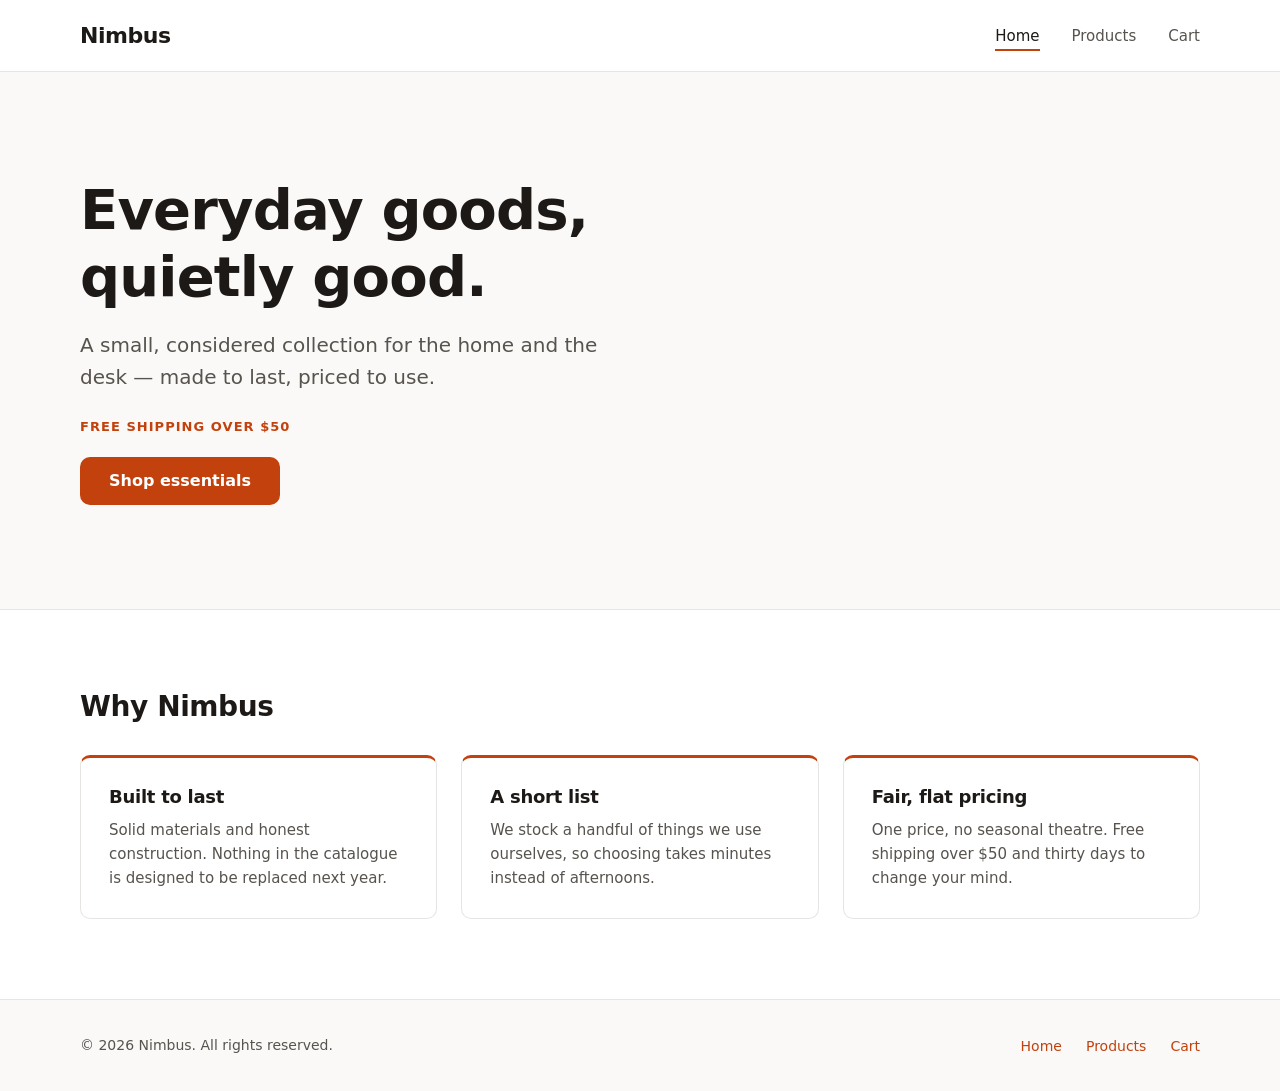
<file: index.html>
<!doctype html>
<html lang="en">
<head>
  <meta charset="utf-8">
  <meta name="viewport" content="width=device-width, initial-scale=1">
  <title>Nimbus — everyday goods, quietly good</title>
  <link rel="stylesheet" href="styles.css">
</head>
<body>
  <a class="skip-link" href="#main">Skip to content</a>

  <header class="site-header">
    <div class="container site-header-inner">
      <a class="brand" href="index.html">Nimbus</a>
      <nav class="site-nav" aria-label="Primary">
        <ul>
          <li><a href="index.html" aria-current="page">Home</a></li>
          <li><a href="products.html">Products</a></li>
          <li><a href="cart.html">Cart</a></li>
        </ul>
      </nav>
    </div>
  </header>

  <main id="main">
    <section class="hero">
      <div class="container hero-inner">
        <h1>Everyday goods, quietly good.</h1>
        <p class="hero-sub">A small, considered collection for the home and the desk — made to last, priced to use.</p>
        <p class="hero-shipping">Free shipping over $50</p>
        <a class="btn btn-primary" href="products.html">Shop essentials</a>
      </div>
    </section>

    <section class="section" aria-labelledby="why-nimbus">
      <div class="container">
        <h2 id="why-nimbus" class="section-title">Why Nimbus</h2>
        <ul class="grid grid-3">
          <li class="card">
            <h3 class="card-title">Built to last</h3>
            <p class="card-body">Solid materials and honest construction. Nothing in the catalogue is designed to be replaced next year.</p>
          </li>
          <li class="card">
            <h3 class="card-title">A short list</h3>
            <p class="card-body">We stock a handful of things we use ourselves, so choosing takes minutes instead of afternoons.</p>
          </li>
          <li class="card">
            <h3 class="card-title">Fair, flat pricing</h3>
            <p class="card-body">One price, no seasonal theatre. Free shipping over $50 and thirty days to change your mind.</p>
          </li>
        </ul>
      </div>
    </section>
  </main>

  <footer class="site-footer">
    <div class="container site-footer-inner">
      <p class="copyright">&copy; 2026 Nimbus. All rights reserved.</p>
      <nav class="footer-nav" aria-label="Footer">
        <ul>
          <li><a href="index.html">Home</a></li>
          <li><a href="products.html">Products</a></li>
          <li><a href="cart.html">Cart</a></li>
        </ul>
      </nav>
    </div>
  </footer>
</body>
</html>
</file>
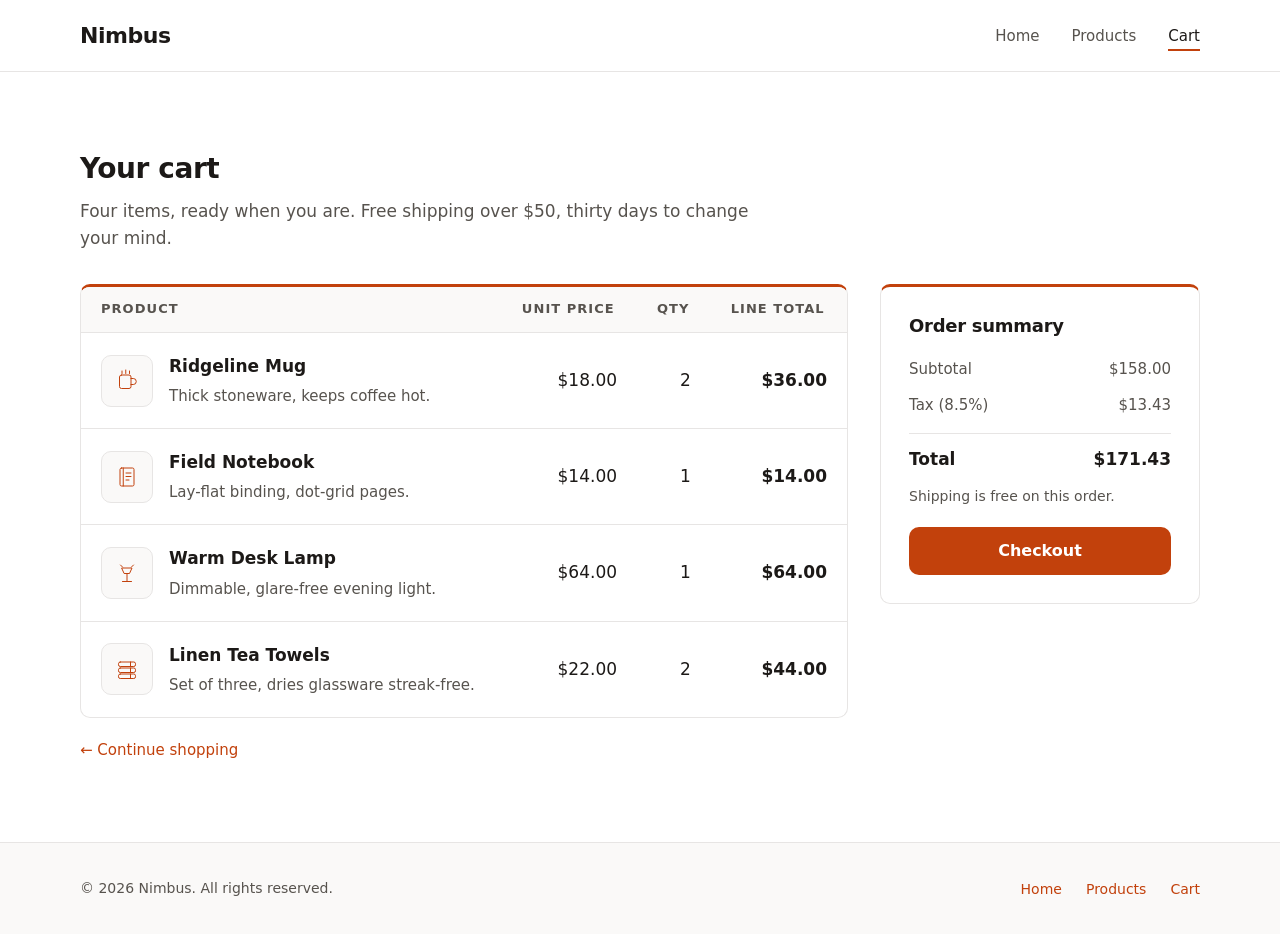
<file: cart.html>
<!doctype html>
<html lang="en">
<head>
  <meta charset="utf-8">
  <meta name="viewport" content="width=device-width, initial-scale=1">
  <title>Cart — Nimbus</title>
  <link rel="stylesheet" href="styles.css">
</head>
<body>
  <a class="skip-link" href="#main">Skip to content</a>

  <header class="site-header">
    <div class="container site-header-inner">
      <a class="brand" href="index.html">Nimbus</a>
      <nav class="site-nav" aria-label="Primary">
        <ul>
          <li><a href="index.html">Home</a></li>
          <li><a href="products.html">Products</a></li>
          <li><a href="cart.html" aria-current="page">Cart</a></li>
        </ul>
      </nav>
    </div>
  </header>

  <main id="main">
    <section class="section" aria-labelledby="cart-heading">
      <div class="container">
        <h1 id="cart-heading" class="section-title">Your cart</h1>
        <p class="section-lede">Four items, ready when you are. Free shipping over $50, thirty days to change your mind.</p>

        <div class="cart-layout">
          <div class="cart-items">
            <div class="cart-table-scroll">
              <table class="cart-table">
                <caption class="cart-table-caption">Items in your cart</caption>
                <thead>
                  <tr>
                    <th scope="col">Product</th>
                    <th scope="col" class="cart-num">Unit price</th>
                    <th scope="col" class="cart-num">Qty</th>
                    <th scope="col" class="cart-num">Line total</th>
                  </tr>
                </thead>
                <tbody>
                  <tr>
                    <td>
                      <div class="cart-item">
                        <span class="cart-thumb" aria-hidden="true">
                          <svg viewBox="0 0 120 120" fill="none" stroke="currentColor" stroke-width="4" stroke-linecap="round" stroke-linejoin="round">
                            <rect x="30" y="36" width="46" height="54" rx="8"></rect>
                            <path d="M76 50h9a12 12 0 0 1 0 24h-9"></path>
                            <path d="M40 20v10M55 16v14M70 20v10"></path>
                          </svg>
                        </span>
                        <span class="cart-item-text">
                          <span class="cart-item-name">Ridgeline Mug</span>
                          <span class="cart-item-note">Thick stoneware, keeps coffee hot.</span>
                        </span>
                      </div>
                    </td>
                    <td class="cart-num">$18.00</td>
                    <td class="cart-num">2</td>
                    <td class="cart-num cart-line-total">$36.00</td>
                  </tr>

                  <tr>
                    <td>
                      <div class="cart-item">
                        <span class="cart-thumb" aria-hidden="true">
                          <svg viewBox="0 0 120 120" fill="none" stroke="currentColor" stroke-width="4" stroke-linecap="round" stroke-linejoin="round">
                            <rect x="32" y="24" width="56" height="72" rx="6"></rect>
                            <path d="M45 24v72"></path>
                            <path d="M56 44h20M56 58h20M56 72h12"></path>
                          </svg>
                        </span>
                        <span class="cart-item-text">
                          <span class="cart-item-name">Field Notebook</span>
                          <span class="cart-item-note">Lay-flat binding, dot-grid pages.</span>
                        </span>
                      </div>
                    </td>
                    <td class="cart-num">$14.00</td>
                    <td class="cart-num">1</td>
                    <td class="cart-num cart-line-total">$14.00</td>
                  </tr>

                  <tr>
                    <td>
                      <div class="cart-item">
                        <span class="cart-thumb" aria-hidden="true">
                          <svg viewBox="0 0 120 120" fill="none" stroke="currentColor" stroke-width="4" stroke-linecap="round" stroke-linejoin="round">
                            <path d="M40 40h40l-10 22H50z"></path>
                            <path d="M60 62v32"></path>
                            <path d="M42 94h36"></path>
                            <path d="M34 28l8 8M86 28l-8 8"></path>
                          </svg>
                        </span>
                        <span class="cart-item-text">
                          <span class="cart-item-name">Warm Desk Lamp</span>
                          <span class="cart-item-note">Dimmable, glare-free evening light.</span>
                        </span>
                      </div>
                    </td>
                    <td class="cart-num">$64.00</td>
                    <td class="cart-num">1</td>
                    <td class="cart-num cart-line-total">$64.00</td>
                  </tr>

                  <tr>
                    <td>
                      <div class="cart-item">
                        <span class="cart-thumb" aria-hidden="true">
                          <svg viewBox="0 0 120 120" fill="none" stroke="currentColor" stroke-width="4" stroke-linecap="round" stroke-linejoin="round">
                            <rect x="26" y="32" width="68" height="18" rx="7"></rect>
                            <rect x="26" y="56" width="68" height="18" rx="7"></rect>
                            <rect x="26" y="80" width="68" height="18" rx="7"></rect>
                            <path d="M74 32v18M74 56v18M74 80v18"></path>
                          </svg>
                        </span>
                        <span class="cart-item-text">
                          <span class="cart-item-name">Linen Tea Towels</span>
                          <span class="cart-item-note">Set of three, dries glassware streak-free.</span>
                        </span>
                      </div>
                    </td>
                    <td class="cart-num">$22.00</td>
                    <td class="cart-num">2</td>
                    <td class="cart-num cart-line-total">$44.00</td>
                  </tr>
                </tbody>
              </table>
            </div>

            <p class="cart-back">
              <a href="products.html">&#8592; Continue shopping</a>
            </p>
          </div>

          <aside class="card cart-summary" aria-labelledby="summary-heading">
            <h2 id="summary-heading" class="card-title">Order summary</h2>

            <p class="cart-summary-row">
              <span>Subtotal</span>
              <span class="cart-num">$158.00</span>
            </p>
            <p class="cart-summary-row">
              <span>Tax (8.5%)</span>
              <span class="cart-num">$13.43</span>
            </p>

            <hr class="cart-rule">

            <p class="cart-summary-row cart-total">
              <span>Total</span>
              <span class="cart-num">$171.43</span>
            </p>

            <p class="cart-summary-note">Shipping is free on this order.</p>
            <button type="button" class="btn btn-primary cart-checkout">Checkout</button>
          </aside>
        </div>
      </div>
    </section>
  </main>

  <footer class="site-footer">
    <div class="container site-footer-inner">
      <p class="copyright">&copy; 2026 Nimbus. All rights reserved.</p>
      <nav class="footer-nav" aria-label="Footer">
        <ul>
          <li><a href="index.html">Home</a></li>
          <li><a href="products.html">Products</a></li>
          <li><a href="cart.html">Cart</a></li>
        </ul>
      </nav>
    </div>
  </footer>
</body>
</html>
</file>
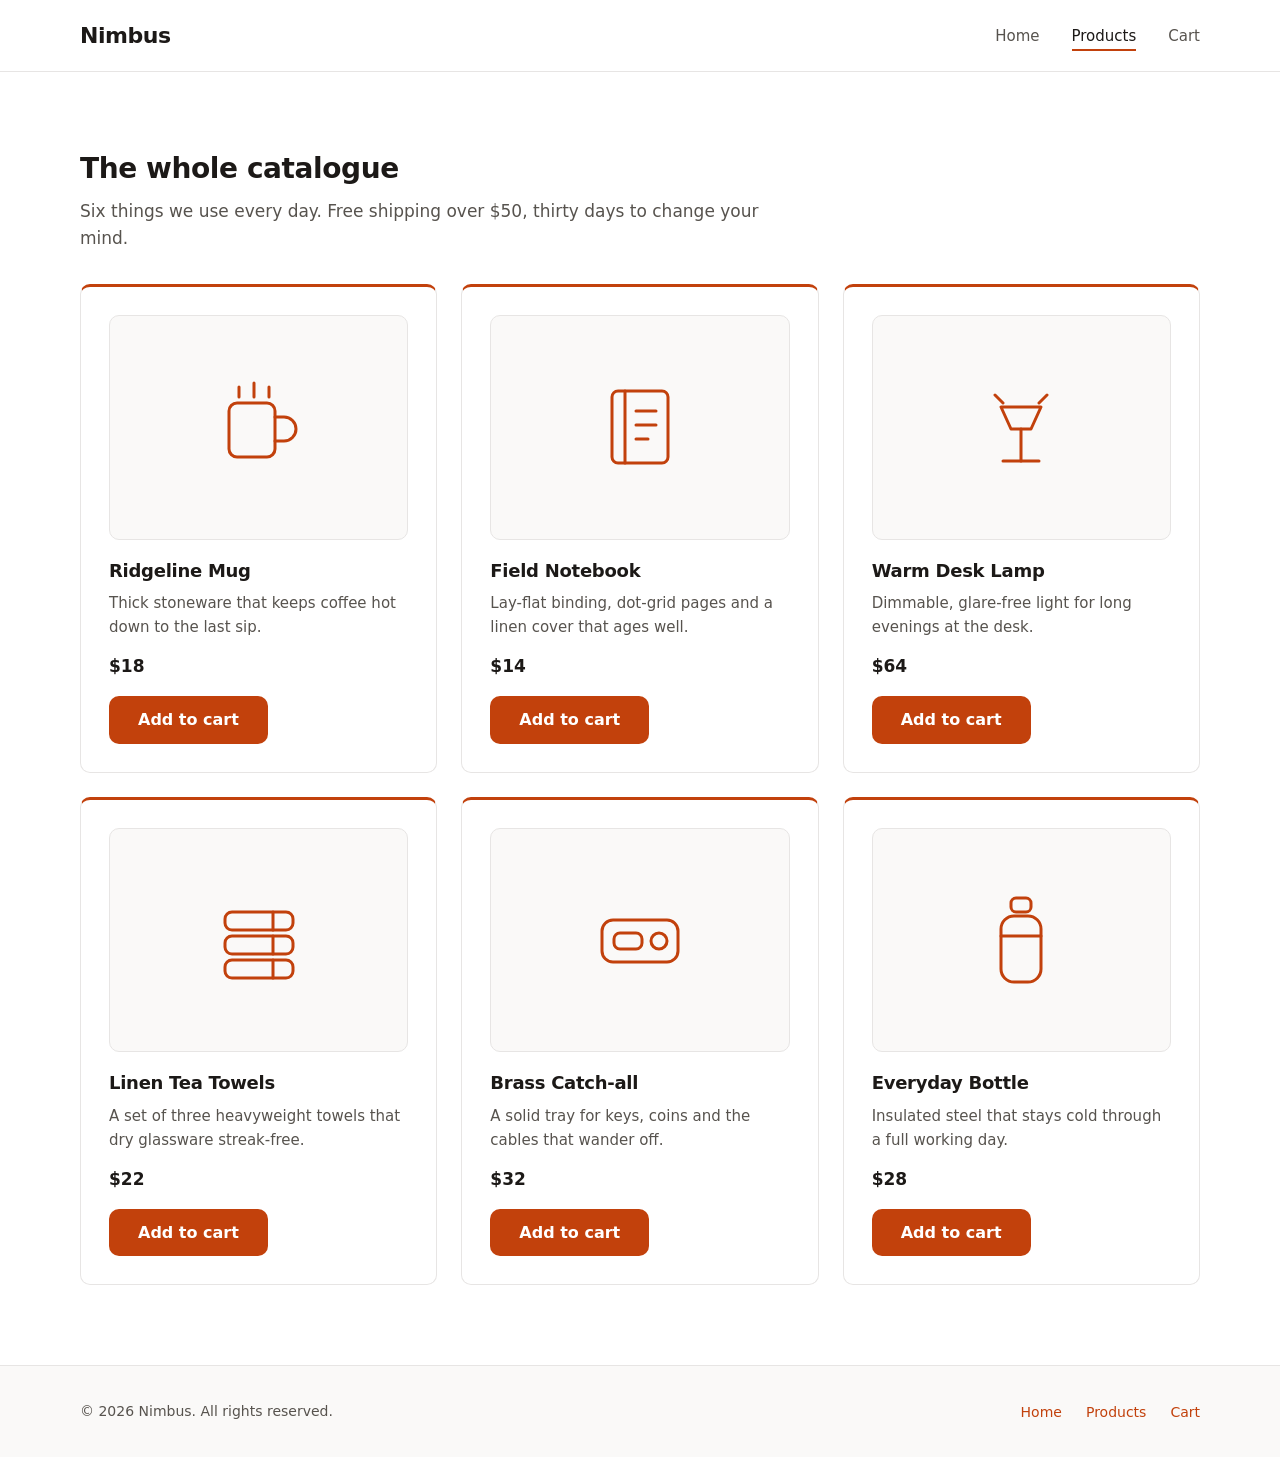
<file: products.html>
<!doctype html>
<html lang="en">
<head>
  <meta charset="utf-8">
  <meta name="viewport" content="width=device-width, initial-scale=1">
  <title>Products — Nimbus</title>
  <link rel="stylesheet" href="styles.css">
</head>
<body>
  <a class="skip-link" href="#main">Skip to content</a>

  <header class="site-header">
    <div class="container site-header-inner">
      <a class="brand" href="index.html">Nimbus</a>
      <nav class="site-nav" aria-label="Primary">
        <ul>
          <li><a href="index.html">Home</a></li>
          <li><a href="products.html" aria-current="page">Products</a></li>
          <li><a href="cart.html">Cart</a></li>
        </ul>
      </nav>
    </div>
  </header>

  <main id="main">
    <section class="section" aria-labelledby="catalogue">
      <div class="container">
        <h1 id="catalogue" class="section-title">The whole catalogue</h1>
        <p class="section-lede">Six things we use every day. Free shipping over $50, thirty days to change your mind.</p>

        <ul class="grid product-grid">
          <li class="card product-card">
            <div class="product-media">
              <svg viewBox="0 0 120 120" role="img" aria-label="Illustration of a stoneware mug" fill="none" stroke="currentColor" stroke-width="3" stroke-linecap="round" stroke-linejoin="round">
                <rect x="30" y="36" width="46" height="54" rx="8"></rect>
                <path d="M76 50h9a12 12 0 0 1 0 24h-9"></path>
                <path d="M40 20v10M55 16v14M70 20v10"></path>
              </svg>
            </div>
            <h3 class="card-title">Ridgeline Mug</h3>
            <p class="card-body">Thick stoneware that keeps coffee hot down to the last sip.</p>
            <p class="product-price">$18</p>
            <button type="button" class="btn btn-primary">Add to cart</button>
          </li>

          <li class="card product-card">
            <div class="product-media">
              <svg viewBox="0 0 120 120" role="img" aria-label="Illustration of a dot-grid notebook" fill="none" stroke="currentColor" stroke-width="3" stroke-linecap="round" stroke-linejoin="round">
                <rect x="32" y="24" width="56" height="72" rx="6"></rect>
                <path d="M45 24v72"></path>
                <path d="M56 44h20M56 58h20M56 72h12"></path>
              </svg>
            </div>
            <h3 class="card-title">Field Notebook</h3>
            <p class="card-body">Lay-flat binding, dot-grid pages and a linen cover that ages well.</p>
            <p class="product-price">$14</p>
            <button type="button" class="btn btn-primary">Add to cart</button>
          </li>

          <li class="card product-card">
            <div class="product-media">
              <svg viewBox="0 0 120 120" role="img" aria-label="Illustration of a desk lamp" fill="none" stroke="currentColor" stroke-width="3" stroke-linecap="round" stroke-linejoin="round">
                <path d="M40 40h40l-10 22H50z"></path>
                <path d="M60 62v32"></path>
                <path d="M42 94h36"></path>
                <path d="M34 28l8 8M86 28l-8 8"></path>
              </svg>
            </div>
            <h3 class="card-title">Warm Desk Lamp</h3>
            <p class="card-body">Dimmable, glare-free light for long evenings at the desk.</p>
            <p class="product-price">$64</p>
            <button type="button" class="btn btn-primary">Add to cart</button>
          </li>

          <li class="card product-card">
            <div class="product-media">
              <svg viewBox="0 0 120 120" role="img" aria-label="Illustration of stacked linen tea towels" fill="none" stroke="currentColor" stroke-width="3" stroke-linecap="round" stroke-linejoin="round">
                <rect x="26" y="32" width="68" height="18" rx="7"></rect>
                <rect x="26" y="56" width="68" height="18" rx="7"></rect>
                <rect x="26" y="80" width="68" height="18" rx="7"></rect>
                <path d="M74 32v18M74 56v18M74 80v18"></path>
              </svg>
            </div>
            <h3 class="card-title">Linen Tea Towels</h3>
            <p class="card-body">A set of three heavyweight towels that dry glassware streak-free.</p>
            <p class="product-price">$22</p>
            <button type="button" class="btn btn-primary">Add to cart</button>
          </li>

          <li class="card product-card">
            <div class="product-media">
              <svg viewBox="0 0 120 120" role="img" aria-label="Illustration of a brass catch-all tray" fill="none" stroke="currentColor" stroke-width="3" stroke-linecap="round" stroke-linejoin="round">
                <rect x="22" y="40" width="76" height="42" rx="11"></rect>
                <rect x="34" y="53" width="28" height="16" rx="6"></rect>
                <circle cx="79" cy="61" r="8"></circle>
              </svg>
            </div>
            <h3 class="card-title">Brass Catch-all</h3>
            <p class="card-body">A solid tray for keys, coins and the cables that wander off.</p>
            <p class="product-price">$32</p>
            <button type="button" class="btn btn-primary">Add to cart</button>
          </li>

          <li class="card product-card">
            <div class="product-media">
              <svg viewBox="0 0 120 120" role="img" aria-label="Illustration of an insulated water bottle" fill="none" stroke="currentColor" stroke-width="3" stroke-linecap="round" stroke-linejoin="round">
                <rect x="50" y="18" width="20" height="14" rx="5"></rect>
                <rect x="40" y="36" width="40" height="66" rx="13"></rect>
                <path d="M40 56h40"></path>
              </svg>
            </div>
            <h3 class="card-title">Everyday Bottle</h3>
            <p class="card-body">Insulated steel that stays cold through a full working day.</p>
            <p class="product-price">$28</p>
            <button type="button" class="btn btn-primary">Add to cart</button>
          </li>
        </ul>
      </div>
    </section>
  </main>

  <footer class="site-footer">
    <div class="container site-footer-inner">
      <p class="copyright">&copy; 2026 Nimbus. All rights reserved.</p>
      <nav class="footer-nav" aria-label="Footer">
        <ul>
          <li><a href="index.html">Home</a></li>
          <li><a href="products.html">Products</a></li>
          <li><a href="cart.html">Cart</a></li>
        </ul>
      </nav>
    </div>
  </footer>
</body>
</html>
</file>
<file: styles.css>
:root {
  --ink: #1c1917;
  --ink-soft: #57534e;
  --line: #e7e5e4;
  --surface: #ffffff;
  --surface-alt: #faf9f8;
  --accent: #c2410c;
  --accent-hover: #9a3412;
  --radius: 10px;
  --step: 1rem;
  --font: system-ui, -apple-system, "Segoe UI", Roboto, "Helvetica Neue", Arial, sans-serif;
}

*,
*::before,
*::after {
  box-sizing: border-box;
}

html {
  -webkit-text-size-adjust: 100%;
}

body {
  margin: 0;
  font-family: var(--font);
  font-size: clamp(1rem, 0.96rem + 0.2vw, 1.0625rem);
  line-height: 1.6;
  color: var(--ink);
  background: var(--surface);
  display: flex;
  flex-direction: column;
  min-height: 100vh;
}

h1,
h2,
h3 {
  line-height: 1.2;
  margin: 0;
  letter-spacing: -0.015em;
}

p {
  margin: 0;
}

ul {
  margin: 0;
  padding: 0;
  list-style: none;
}

a {
  color: var(--accent);
  text-decoration: none;
}

a:hover {
  color: var(--accent-hover);
  text-decoration: underline;
}

:focus-visible {
  outline: 2px solid var(--accent);
  outline-offset: 3px;
  border-radius: 4px;
}

.container {
  width: min(1120px, 100% - 2rem);
  margin-inline: auto;
}

.skip-link {
  position: absolute;
  left: -9999px;
  top: 0;
  padding: 0.625rem 1rem;
  background: var(--surface);
  border: 1px solid var(--line);
  border-radius: var(--radius);
}

.skip-link:focus {
  left: 1rem;
  top: 1rem;
  z-index: 10;
}

.site-header {
  border-bottom: 1px solid var(--line);
  background: var(--surface);
}

.site-header-inner {
  display: flex;
  align-items: center;
  justify-content: space-between;
  gap: 1rem;
  padding-block: 1.125rem;
  flex-wrap: wrap;
}

.brand {
  font-size: 1.375rem;
  font-weight: 700;
  letter-spacing: -0.02em;
  color: var(--ink);
}

.brand:hover {
  color: var(--ink);
  text-decoration: none;
}

.site-nav ul {
  display: flex;
  align-items: center;
  gap: clamp(1rem, 3vw, 2rem);
  flex-wrap: wrap;
}

.site-nav a {
  color: var(--ink-soft);
  font-size: 0.9375rem;
  font-weight: 500;
  padding-block: 0.25rem;
}

.site-nav a:hover {
  color: var(--accent-hover);
}

.site-nav a[aria-current="page"] {
  color: var(--ink);
  border-bottom: 2px solid var(--accent);
}

main {
  flex: 1;
}

.hero {
  background: var(--surface-alt);
  border-bottom: 1px solid var(--line);
}

.hero-inner {
  padding-block: clamp(3rem, 9vw, 6.5rem);
}

.hero h1 {
  font-size: clamp(2rem, 1.4rem + 3.2vw, 3.5rem);
  font-weight: 700;
  max-width: 18ch;
}

.hero-sub {
  margin-top: 1.125rem;
  font-size: clamp(1.0625rem, 1rem + 0.4vw, 1.25rem);
  color: var(--ink-soft);
  max-width: 34rem;
}

.hero-shipping {
  margin-top: 1.5rem;
  color: var(--accent);
  font-size: 0.8125rem;
  font-weight: 600;
  letter-spacing: 0.08em;
  text-transform: uppercase;
}

.btn {
  display: inline-block;
  margin-top: 1.25rem;
  padding: 0.8125rem 1.75rem;
  border: 1px solid transparent;
  border-radius: var(--radius);
  font-size: 1rem;
  font-weight: 600;
  line-height: 1.2;
  cursor: pointer;
}

.btn:hover {
  text-decoration: none;
}

.btn-primary {
  background: var(--accent);
  color: var(--surface);
}

.btn-primary:hover {
  background: var(--accent-hover);
  color: var(--surface);
}

.btn-primary:active {
  background: var(--accent-hover);
}

.section {
  padding-block: clamp(3rem, 7vw, 5rem);
}

.section-title {
  font-size: clamp(1.375rem, 1.2rem + 0.8vw, 1.75rem);
  font-weight: 700;
}

.grid {
  display: grid;
  gap: 1.5rem;
  margin-top: 2rem;
}

.grid-3 {
  grid-template-columns: repeat(auto-fit, minmax(15rem, 1fr));
}

.card {
  padding: 1.75rem;
  background: var(--surface);
  border: 1px solid var(--line);
  border-top: 3px solid var(--accent);
  border-radius: var(--radius);
}

.card-title {
  font-size: 1.125rem;
  font-weight: 600;
}

.card-body {
  margin-top: 0.625rem;
  color: var(--ink-soft);
  font-size: 0.9375rem;
}

.section-lede {
  margin-top: 0.75rem;
  color: var(--ink-soft);
  max-width: 44rem;
}

.product-grid {
  grid-template-columns: 1fr;
}

@media (min-width: 640px) {
  .product-grid {
    grid-template-columns: repeat(2, 1fr);
  }
}

@media (min-width: 1024px) {
  .product-grid {
    grid-template-columns: repeat(3, 1fr);
  }
}

.product-card {
  display: flex;
  flex-direction: column;
}

.product-media {
  display: flex;
  align-items: center;
  justify-content: center;
  aspect-ratio: 4 / 3;
  margin-bottom: 1.25rem;
  background: var(--surface-alt);
  border: 1px solid var(--line);
  border-radius: var(--radius);
  color: var(--accent);
}

.product-media svg {
  display: block;
  width: 55%;
  max-width: 7.5rem;
  height: auto;
}

.product-price {
  margin-top: auto;
  padding-top: 0.875rem;
  font-size: 1.0625rem;
  font-weight: 600;
}

.product-card .btn {
  align-self: flex-start;
  margin-top: 1rem;
  font-family: inherit;
}

.cart-layout {
  display: grid;
  gap: 2rem;
  margin-top: 2rem;
  align-items: start;
}

@media (min-width: 1024px) {
  .cart-layout {
    grid-template-columns: minmax(0, 1fr) 20rem;
  }
}

.cart-table-scroll {
  background: var(--surface);
  border: 1px solid var(--line);
  border-top: 3px solid var(--accent);
  border-radius: var(--radius);
  overflow-x: auto;
}

.cart-table {
  width: 100%;
  border-collapse: collapse;
  font-variant-numeric: tabular-nums;
}

.cart-table-caption {
  position: absolute;
  width: 1px;
  height: 1px;
  overflow: hidden;
  clip-path: inset(50%);
  white-space: nowrap;
}

.cart-table th {
  padding: 0.75rem 1.25rem;
  background: var(--surface-alt);
  border-bottom: 1px solid var(--line);
  color: var(--ink-soft);
  font-size: 0.8125rem;
  font-weight: 600;
  letter-spacing: 0.08em;
  text-transform: uppercase;
  text-align: left;
  white-space: nowrap;
}

.cart-table td {
  padding: 1.25rem;
  border-bottom: 1px solid var(--line);
  vertical-align: middle;
}

.cart-table tbody tr:last-child td {
  border-bottom: 0;
}

.cart-num {
  text-align: right;
  white-space: nowrap;
}

.cart-line-total {
  font-weight: 600;
}

.cart-item {
  display: flex;
  align-items: center;
  gap: 1rem;
}

.cart-thumb {
  display: flex;
  align-items: center;
  justify-content: center;
  flex: none;
  width: 3.25rem;
  height: 3.25rem;
  background: var(--surface-alt);
  border: 1px solid var(--line);
  border-radius: var(--radius);
  color: var(--accent);
}

.cart-thumb svg {
  display: block;
  width: 60%;
  height: auto;
}

.cart-item-text {
  display: flex;
  flex-direction: column;
}

.cart-item-name {
  font-size: 1.0625rem;
  font-weight: 600;
}

.cart-item-note {
  margin-top: 0.25rem;
  color: var(--ink-soft);
  font-size: 0.9375rem;
}

.cart-back {
  margin-top: 1.25rem;
  font-size: 0.9375rem;
}

.cart-summary-row {
  display: flex;
  align-items: baseline;
  justify-content: space-between;
  gap: 1rem;
  margin-top: 0.75rem;
  color: var(--ink-soft);
  font-size: 0.9375rem;
  font-variant-numeric: tabular-nums;
}

.cart-summary .cart-summary-row:first-of-type {
  margin-top: 1.25rem;
}

.cart-rule {
  margin: 1rem 0 0;
  border: 0;
  border-top: 1px solid var(--line);
}

.cart-total {
  color: var(--ink);
  font-size: 1.0625rem;
  font-weight: 700;
}

.cart-summary-note {
  margin-top: 0.75rem;
  color: var(--ink-soft);
  font-size: 0.875rem;
}

.cart-checkout {
  width: 100%;
  font-family: inherit;
}

@media (max-width: 640px) {
  .cart-table th,
  .cart-table td {
    padding: 0.75rem;
  }

  .cart-item-note {
    display: none;
  }
}

.site-footer {
  border-top: 1px solid var(--line);
  background: var(--surface-alt);
}

.site-footer-inner {
  display: flex;
  align-items: center;
  justify-content: space-between;
  gap: 1rem;
  padding-block: 2rem;
  flex-wrap: wrap;
}

.copyright {
  color: var(--ink-soft);
  font-size: 0.875rem;
}

.footer-nav ul {
  display: flex;
  gap: 1.5rem;
  flex-wrap: wrap;
}

.footer-nav a {
  font-size: 0.875rem;
}

@media (max-width: 640px) {
  .site-header-inner {
    flex-direction: column;
    align-items: flex-start;
    gap: 0.75rem;
  }

  .site-nav ul {
    gap: 1.25rem;
  }

  .grid {
    gap: 1rem;
  }

  .card {
    padding: 1.25rem;
  }

  .site-footer-inner {
    flex-direction: column;
    align-items: flex-start;
  }
}
</file>
